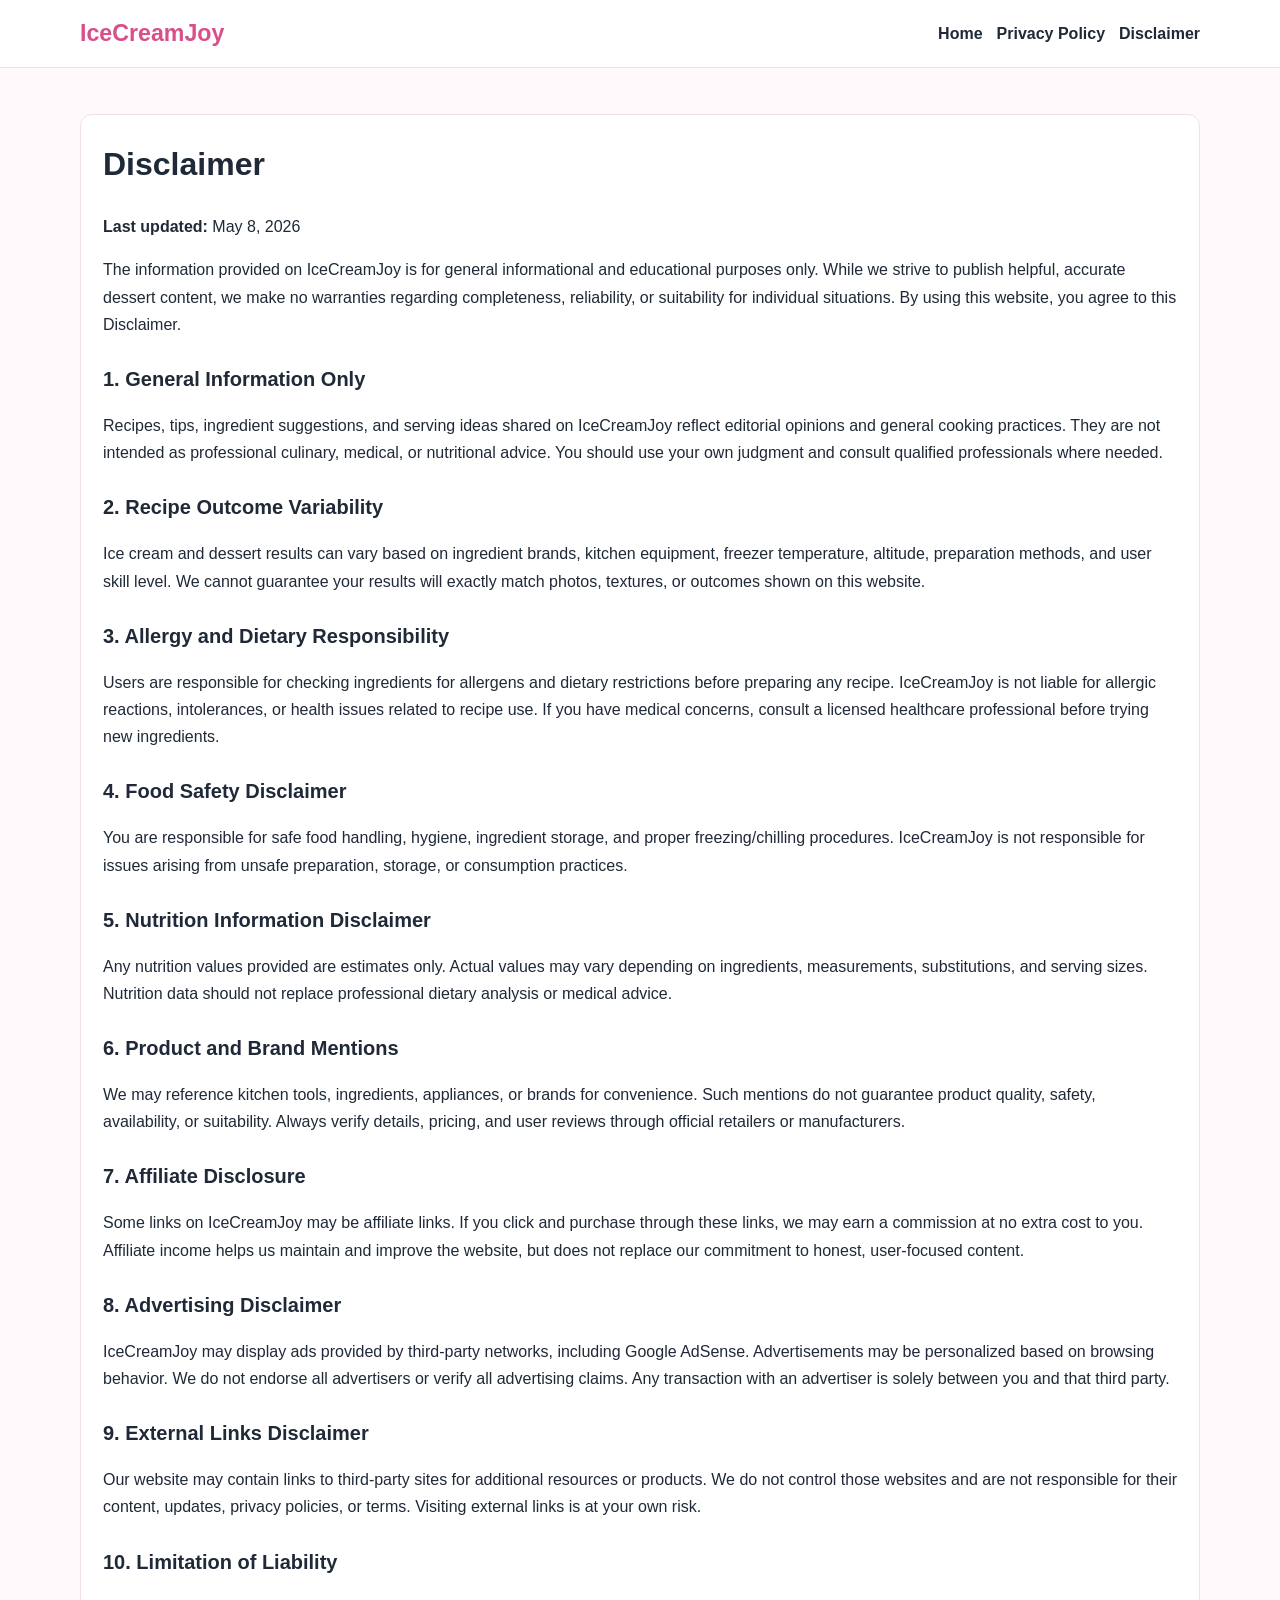
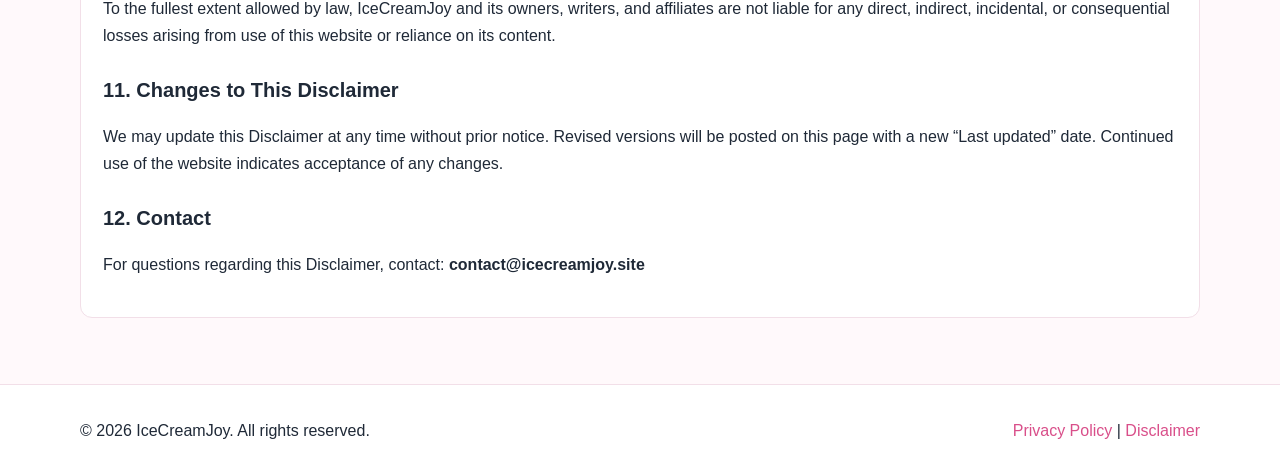
<file: public/disclaimer.html>
<!DOCTYPE html>
<html lang="en">
<head>
  <meta charset="UTF-8" />
  <meta name="viewport" content="width=device-width, initial-scale=1.0" />
  <title>Disclaimer | IceCreamJoy</title>
  <meta name="description" content="Read IceCreamJoy's Disclaimer regarding recipe outcomes, nutrition estimates, external links, affiliate links, and ads." />
  <meta name="robots" content="index, follow" />
  <link rel="canonical" href="https://icecreamjoy.site/disclaimer.html" />
  <link rel="stylesheet" href="styles.css" />
</head>
<body>
  <header class="site-header">
    <div class="container nav-wrap">
      <a class="logo" href="index.html">IceCreamJoy</a>
      <nav>
        <ul class="nav-links">
          <li><a href="index.html">Home</a></li>
          <li><a href="privacy-policy.html">Privacy Policy</a></li>
          <li><a href="disclaimer.html">Disclaimer</a></li>
        </ul>
      </nav>
    </div>
  </header>

  <main class="section">
    <div class="container legal">
      <h1>Disclaimer</h1>
      <p><strong>Last updated:</strong> May 8, 2026</p>

      <p>
        The information provided on IceCreamJoy is for general informational and educational purposes only.
        While we strive to publish helpful, accurate dessert content, we make no warranties regarding completeness,
        reliability, or suitability for individual situations. By using this website, you agree to this Disclaimer.
      </p>

      <h2>1. General Information Only</h2>
      <p>
        Recipes, tips, ingredient suggestions, and serving ideas shared on IceCreamJoy reflect editorial opinions
        and general cooking practices. They are not intended as professional culinary, medical, or nutritional advice.
        You should use your own judgment and consult qualified professionals where needed.
      </p>

      <h2>2. Recipe Outcome Variability</h2>
      <p>
        Ice cream and dessert results can vary based on ingredient brands, kitchen equipment, freezer temperature,
        altitude, preparation methods, and user skill level. We cannot guarantee your results will exactly match
        photos, textures, or outcomes shown on this website.
      </p>

      <h2>3. Allergy and Dietary Responsibility</h2>
      <p>
        Users are responsible for checking ingredients for allergens and dietary restrictions before preparing any recipe.
        IceCreamJoy is not liable for allergic reactions, intolerances, or health issues related to recipe use.
        If you have medical concerns, consult a licensed healthcare professional before trying new ingredients.
      </p>

      <h2>4. Food Safety Disclaimer</h2>
      <p>
        You are responsible for safe food handling, hygiene, ingredient storage, and proper freezing/chilling procedures.
        IceCreamJoy is not responsible for issues arising from unsafe preparation, storage, or consumption practices.
      </p>

      <h2>5. Nutrition Information Disclaimer</h2>
      <p>
        Any nutrition values provided are estimates only. Actual values may vary depending on ingredients, measurements,
        substitutions, and serving sizes. Nutrition data should not replace professional dietary analysis or medical advice.
      </p>

      <h2>6. Product and Brand Mentions</h2>
      <p>
        We may reference kitchen tools, ingredients, appliances, or brands for convenience. Such mentions do not guarantee
        product quality, safety, availability, or suitability. Always verify details, pricing, and user reviews through
        official retailers or manufacturers.
      </p>

      <h2>7. Affiliate Disclosure</h2>
      <p>
        Some links on IceCreamJoy may be affiliate links. If you click and purchase through these links, we may earn
        a commission at no extra cost to you. Affiliate income helps us maintain and improve the website, but does not
        replace our commitment to honest, user-focused content.
      </p>

      <h2>8. Advertising Disclaimer</h2>
      <p>
        IceCreamJoy may display ads provided by third-party networks, including Google AdSense. Advertisements may be
        personalized based on browsing behavior. We do not endorse all advertisers or verify all advertising claims.
        Any transaction with an advertiser is solely between you and that third party.
      </p>

      <h2>9. External Links Disclaimer</h2>
      <p>
        Our website may contain links to third-party sites for additional resources or products. We do not control those
        websites and are not responsible for their content, updates, privacy policies, or terms. Visiting external links
        is at your own risk.
      </p>

      <h2>10. Limitation of Liability</h2>
      <p>
        To the fullest extent allowed by law, IceCreamJoy and its owners, writers, and affiliates are not liable for any
        direct, indirect, incidental, or consequential losses arising from use of this website or reliance on its content.
      </p>

      <h2>11. Changes to This Disclaimer</h2>
      <p>
        We may update this Disclaimer at any time without prior notice. Revised versions will be posted on this page with
        a new “Last updated” date. Continued use of the website indicates acceptance of any changes.
      </p>

      <h2>12. Contact</h2>
      <p>
        For questions regarding this Disclaimer, contact:
        <strong>contact@icecreamjoy.site</strong>
      </p>
    </div>
  </main>

  <footer class="site-footer">
    <div class="container footer-grid">
      <p>© <span id="year"></span> IceCreamJoy. All rights reserved.</p>
      <p>
        <a href="privacy-policy.html">Privacy Policy</a> |
        <a href="disclaimer.html">Disclaimer</a>
      </p>
    </div>
  </footer>

  <script>
    document.getElementById("year").textContent = new Date().getFullYear();
  </script>
</body>
</html>
</file>
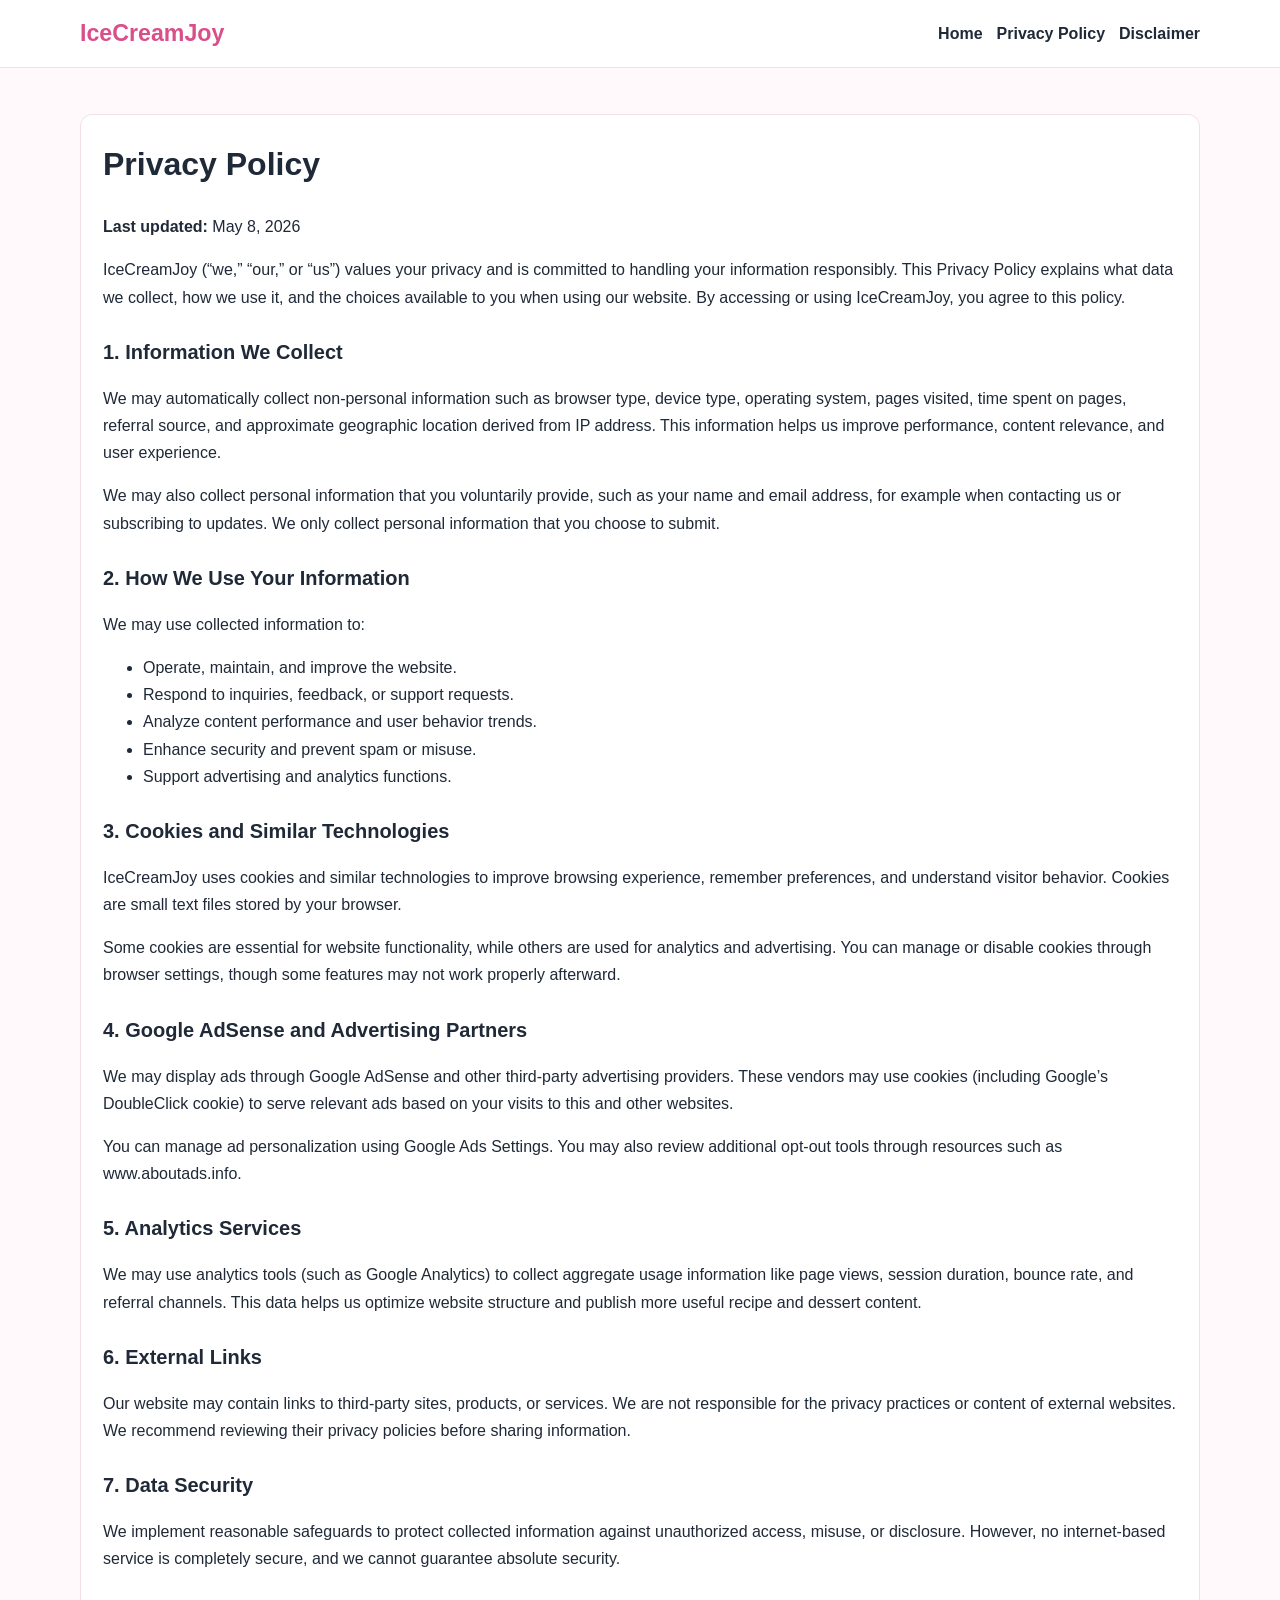
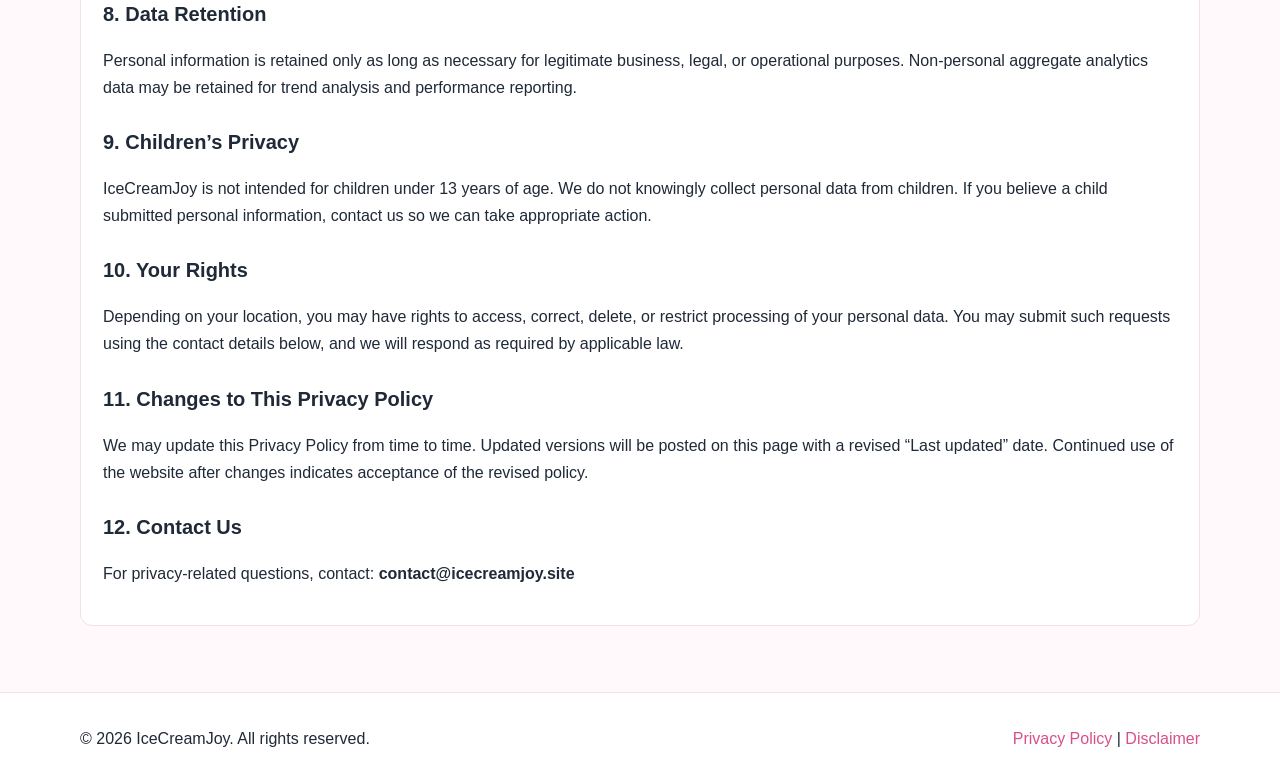
<file: public/privacy-policy.html>
<!DOCTYPE html>
<html lang="en">
<head>
  <meta charset="UTF-8" />
  <meta name="viewport" content="width=device-width, initial-scale=1.0" />
  <title>Privacy Policy | IceCreamJoy</title>
  <meta name="description" content="Read IceCreamJoy's Privacy Policy for details on data collection, cookies, analytics, ads, and user rights." />
  <meta name="robots" content="index, follow" />
  <link rel="canonical" href="https://icecreamjoy.site/privacy-policy.html" />
  <link rel="stylesheet" href="styles.css" />
</head>
<body>
  <header class="site-header">
    <div class="container nav-wrap">
      <a class="logo" href="index.html">IceCreamJoy</a>
      <nav>
        <ul class="nav-links">
          <li><a href="index.html">Home</a></li>
          <li><a href="privacy-policy.html">Privacy Policy</a></li>
          <li><a href="disclaimer.html">Disclaimer</a></li>
        </ul>
      </nav>
    </div>
  </header>

  <main class="section">
    <div class="container legal">
      <h1>Privacy Policy</h1>
      <p><strong>Last updated:</strong> May 8, 2026</p>

      <p>
        IceCreamJoy (“we,” “our,” or “us”) values your privacy and is committed to handling your information
        responsibly. This Privacy Policy explains what data we collect, how we use it, and the choices available
        to you when using our website. By accessing or using IceCreamJoy, you agree to this policy.
      </p>

      <h2>1. Information We Collect</h2>
      <p>
        We may automatically collect non-personal information such as browser type, device type, operating system,
        pages visited, time spent on pages, referral source, and approximate geographic location derived from IP address.
        This information helps us improve performance, content relevance, and user experience.
      </p>
      <p>
        We may also collect personal information that you voluntarily provide, such as your name and email address,
        for example when contacting us or subscribing to updates. We only collect personal information that you choose
        to submit.
      </p>

      <h2>2. How We Use Your Information</h2>
      <p>We may use collected information to:</p>
      <ul>
        <li>Operate, maintain, and improve the website.</li>
        <li>Respond to inquiries, feedback, or support requests.</li>
        <li>Analyze content performance and user behavior trends.</li>
        <li>Enhance security and prevent spam or misuse.</li>
        <li>Support advertising and analytics functions.</li>
      </ul>

      <h2>3. Cookies and Similar Technologies</h2>
      <p>
        IceCreamJoy uses cookies and similar technologies to improve browsing experience, remember preferences,
        and understand visitor behavior. Cookies are small text files stored by your browser.
      </p>
      <p>
        Some cookies are essential for website functionality, while others are used for analytics and advertising.
        You can manage or disable cookies through browser settings, though some features may not work properly afterward.
      </p>

      <h2>4. Google AdSense and Advertising Partners</h2>
      <p>
        We may display ads through Google AdSense and other third-party advertising providers. These vendors may use
        cookies (including Google’s DoubleClick cookie) to serve relevant ads based on your visits to this and other websites.
      </p>
      <p>
        You can manage ad personalization using Google Ads Settings. You may also review additional opt-out tools through
        resources such as www.aboutads.info.
      </p>

      <h2>5. Analytics Services</h2>
      <p>
        We may use analytics tools (such as Google Analytics) to collect aggregate usage information like page views,
        session duration, bounce rate, and referral channels. This data helps us optimize website structure and publish
        more useful recipe and dessert content.
      </p>

      <h2>6. External Links</h2>
      <p>
        Our website may contain links to third-party sites, products, or services. We are not responsible for the privacy
        practices or content of external websites. We recommend reviewing their privacy policies before sharing information.
      </p>

      <h2>7. Data Security</h2>
      <p>
        We implement reasonable safeguards to protect collected information against unauthorized access, misuse, or disclosure.
        However, no internet-based service is completely secure, and we cannot guarantee absolute security.
      </p>

      <h2>8. Data Retention</h2>
      <p>
        Personal information is retained only as long as necessary for legitimate business, legal, or operational purposes.
        Non-personal aggregate analytics data may be retained for trend analysis and performance reporting.
      </p>

      <h2>9. Children’s Privacy</h2>
      <p>
        IceCreamJoy is not intended for children under 13 years of age. We do not knowingly collect personal data from children.
        If you believe a child submitted personal information, contact us so we can take appropriate action.
      </p>

      <h2>10. Your Rights</h2>
      <p>
        Depending on your location, you may have rights to access, correct, delete, or restrict processing of your personal data.
        You may submit such requests using the contact details below, and we will respond as required by applicable law.
      </p>

      <h2>11. Changes to This Privacy Policy</h2>
      <p>
        We may update this Privacy Policy from time to time. Updated versions will be posted on this page with a revised
        “Last updated” date. Continued use of the website after changes indicates acceptance of the revised policy.
      </p>

      <h2>12. Contact Us</h2>
      <p>
        For privacy-related questions, contact:
        <strong>contact@icecreamjoy.site</strong>
      </p>
    </div>
  </main>

  <footer class="site-footer">
    <div class="container footer-grid">
      <p>© <span id="year"></span> IceCreamJoy. All rights reserved.</p>
      <p>
        <a href="privacy-policy.html">Privacy Policy</a> |
        <a href="disclaimer.html">Disclaimer</a>
      </p>
    </div>
  </footer>

  <script>
    document.getElementById("year").textContent = new Date().getFullYear();
  </script>
</body>
</html>
</file>
<file: public/styles.css>
:root {
  --bg: #fff9fb;
  --text: #1f2937;
  --muted: #667085;
  --brand: #d94f8a;
  --brand-dark: #b93f74;
  --card: #ffffff;
  --border: #f2dfe8;
}

* { box-sizing: border-box; }

body {
  margin: 0;
  font-family: Arial, Helvetica, sans-serif;
  line-height: 1.7;
  color: var(--text);
  background: var(--bg);
}

.container {
  width: min(1120px, 92%);
  margin: 0 auto;
}

.site-header {
  position: sticky;
  top: 0;
  z-index: 99;
  background: #fff;
  border-bottom: 1px solid var(--border);
}

.nav-wrap {
  display: flex;
  justify-content: space-between;
  align-items: center;
  gap: 12px;
  padding: 14px 0;
}

.logo {
  text-decoration: none;
  color: var(--brand);
  font-size: 1.45rem;
  font-weight: 700;
}

.nav-links {
  list-style: none;
  display: flex;
  gap: 14px;
  margin: 0;
  padding: 0;
  flex-wrap: wrap;
}

.nav-links a {
  text-decoration: none;
  color: var(--text);
  font-weight: 600;
}

.nav-links a:hover { color: var(--brand); }

.hero { padding: 48px 0; }

.hero-grid {
  display: grid;
  grid-template-columns: 1.1fr 1fr;
  gap: 24px;
  align-items: center;
}

.hero h1 {
  margin: 0 0 12px;
  font-size: clamp(2rem, 4.1vw, 3rem);
  line-height: 1.2;
}

.hero p {
  color: var(--muted);
  margin-bottom: 20px;
}

.hero img {
  width: 100%;
  height: 390px;
  object-fit: cover;
  border-radius: 14px;
  border: 1px solid var(--border);
}

.btn {
  display: inline-block;
  background: var(--brand);
  color: #fff;
  text-decoration: none;
  font-weight: 700;
  padding: 10px 18px;
  border-radius: 8px;
}

.btn:hover { background: var(--brand-dark); }

.section { padding: 46px 0; }

.alt {
  background: #fff;
  border-top: 1px solid var(--border);
  border-bottom: 1px solid var(--border);
}

h2 {
  margin: 0 0 16px;
  font-size: 1.8rem;
}

.card-grid {
  display: grid;
  grid-template-columns: repeat(3, 1fr);
  gap: 18px;
}

.card {
  background: var(--card);
  border: 1px solid var(--border);
  border-radius: 12px;
  overflow: hidden;
}

.card img {
  width: 100%;
  height: 220px;
  object-fit: cover;
}

.card-body { padding: 14px; }

.card-body h3 { margin: 0 0 8px; }

.card-body p {
  margin: 0;
  color: var(--muted);
}

.two-col {
  display: grid;
  grid-template-columns: 1fr 1fr;
  gap: 22px;
  align-items: center;
}

.two-col img {
  width: 100%;
  height: 330px;
  object-fit: cover;
  border-radius: 12px;
  border: 1px solid var(--border);
}

.tips-list {
  margin: 0;
  padding-left: 20px;
}

.ads-note .ad-box {
  margin-top: 10px;
  padding: 24px;
  border: 2px dashed #d9d9d9;
  border-radius: 10px;
  background: #fafafa;
  color: #666;
  text-align: center;
}

.legal {
  background: #fff;
  border: 1px solid var(--border);
  border-radius: 12px;
  padding: 22px;
}

.legal h1 { margin-top: 0; }

.legal h2 {
  margin-top: 24px;
  font-size: 1.25rem;
}

.site-footer {
  margin-top: 20px;
  background: #fff;
  border-top: 1px solid var(--border);
}

.footer-grid {
  display: flex;
  justify-content: space-between;
  align-items: center;
  gap: 12px;
  flex-wrap: wrap;
  padding: 16px 0;
}

.site-footer a {
  text-decoration: none;
  color: var(--brand);
}

@media (max-width: 920px) {
  .hero-grid, .two-col { grid-template-columns: 1fr; }
  .hero img { height: 320px; }
  .card-grid { grid-template-columns: 1fr 1fr; }
}

@media (max-width: 620px) {
  .card-grid { grid-template-columns: 1fr; }
  .nav-links { gap: 10px; font-size: 0.95rem; }
}
</file>
